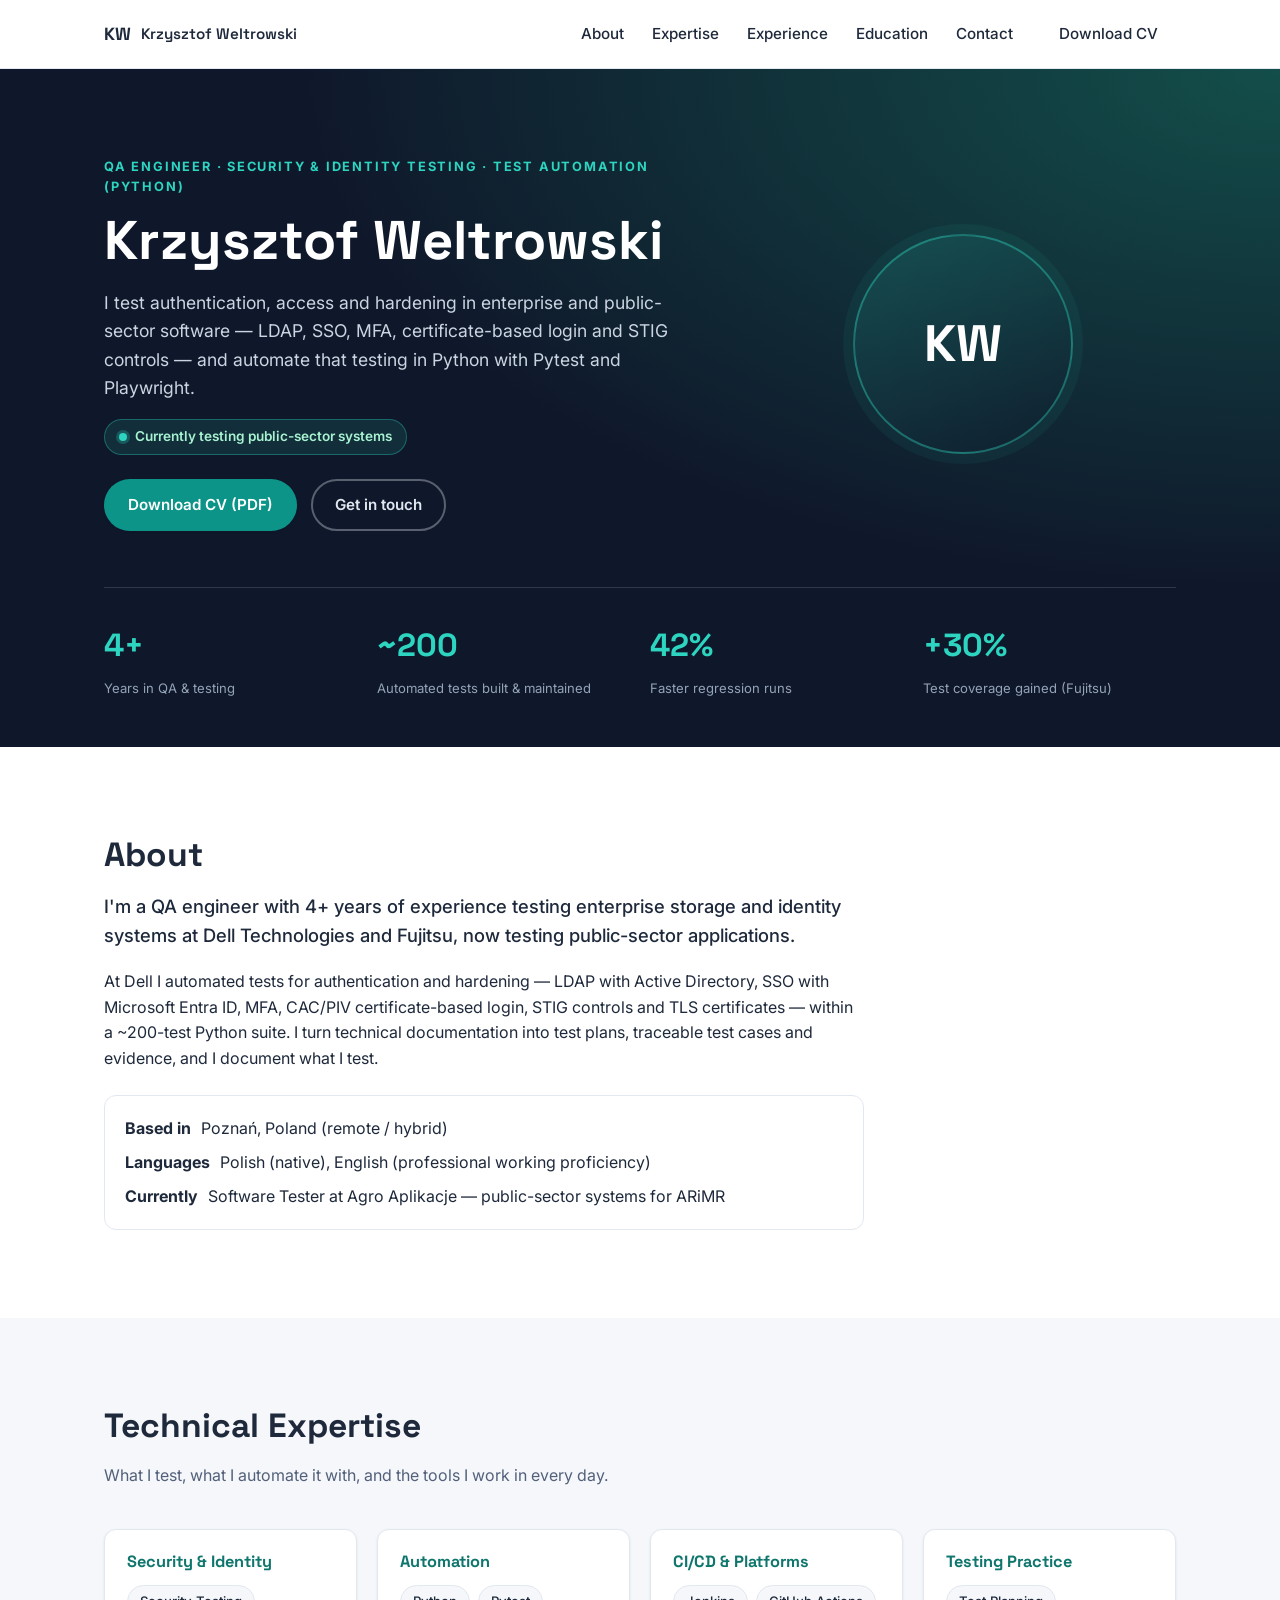
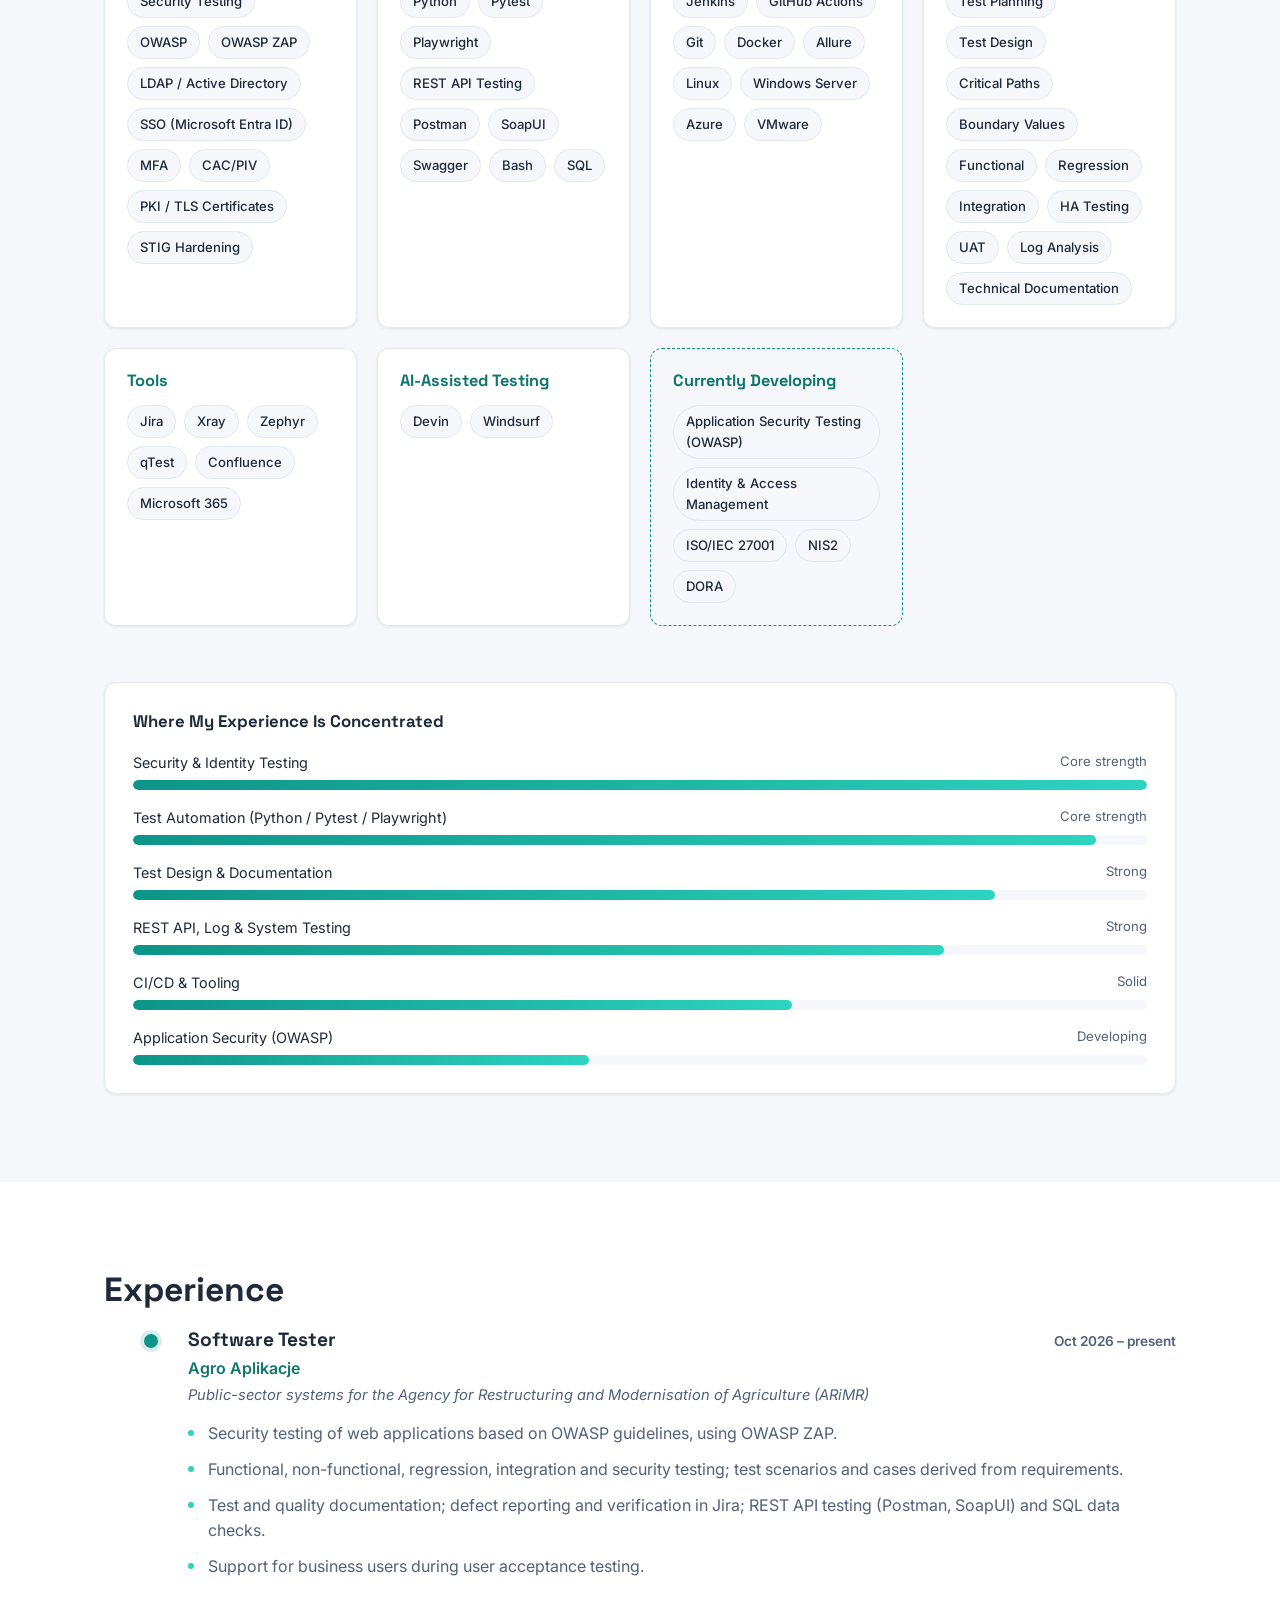
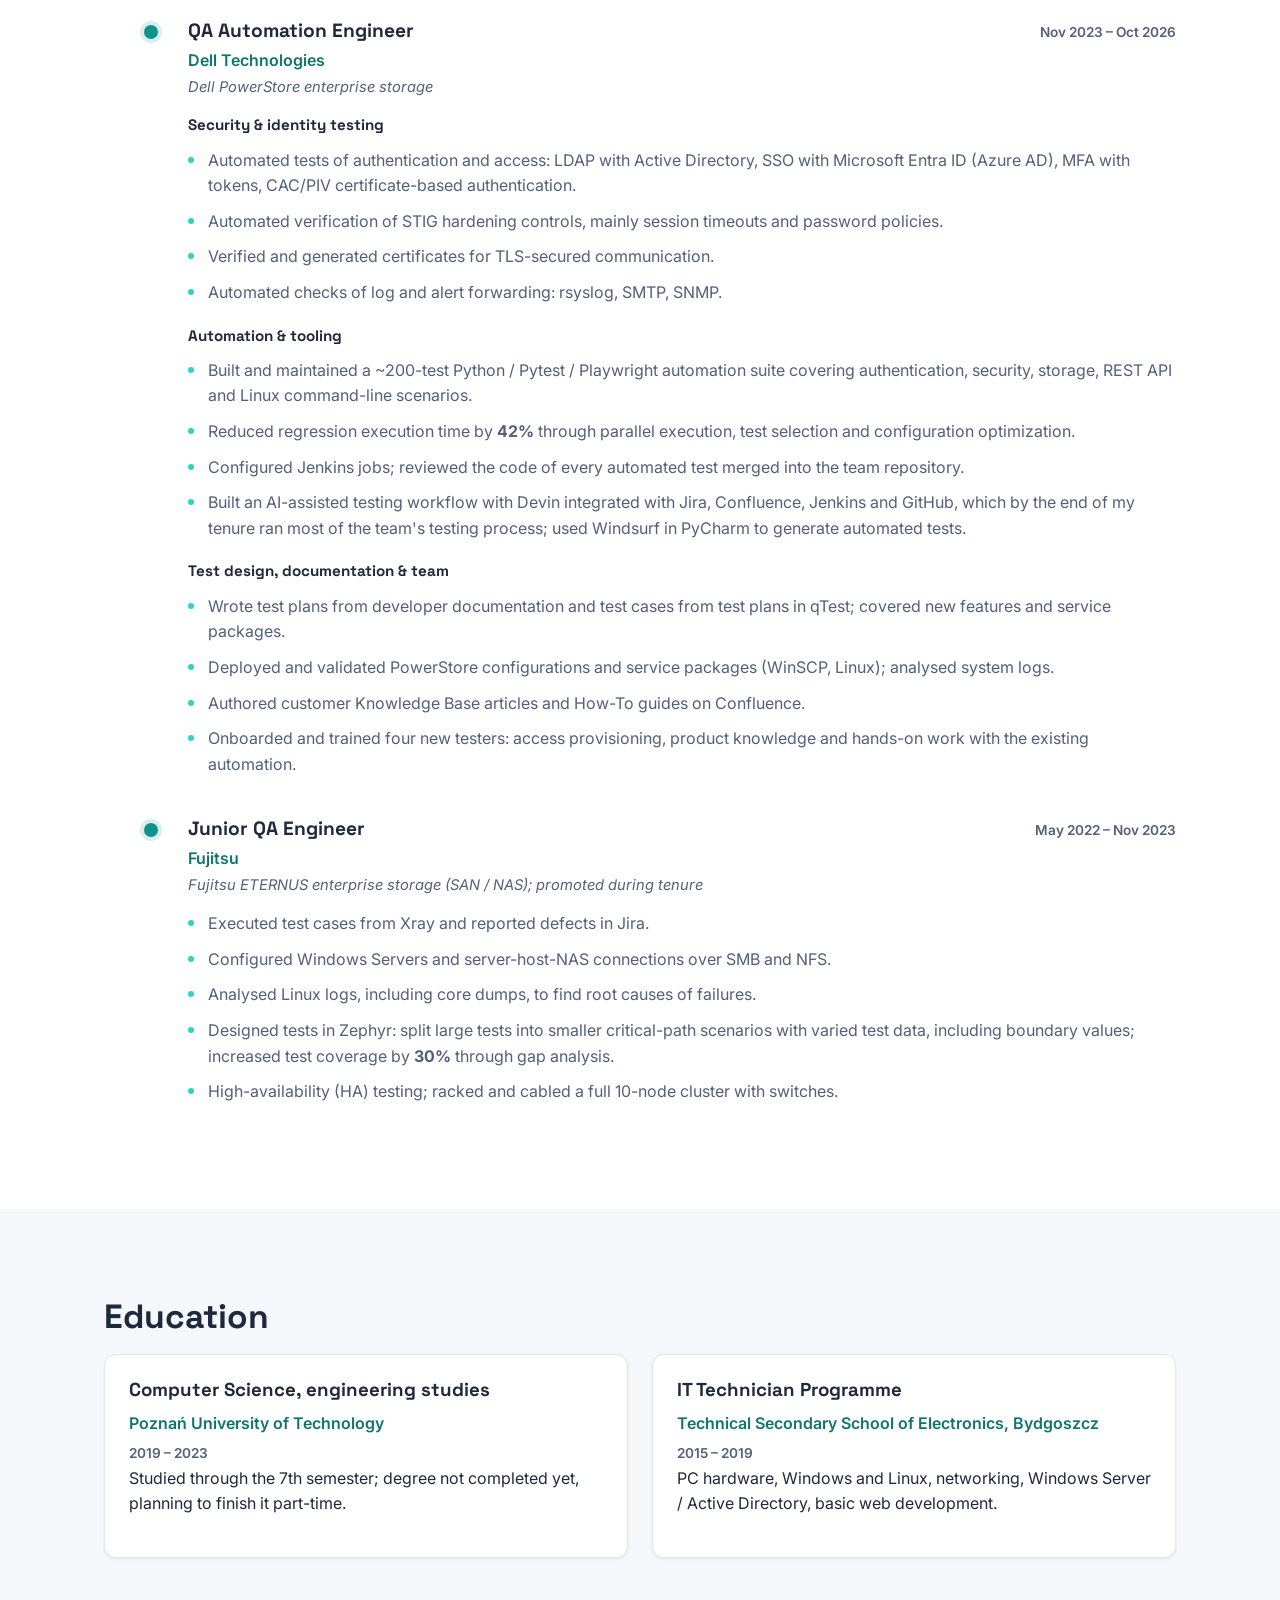
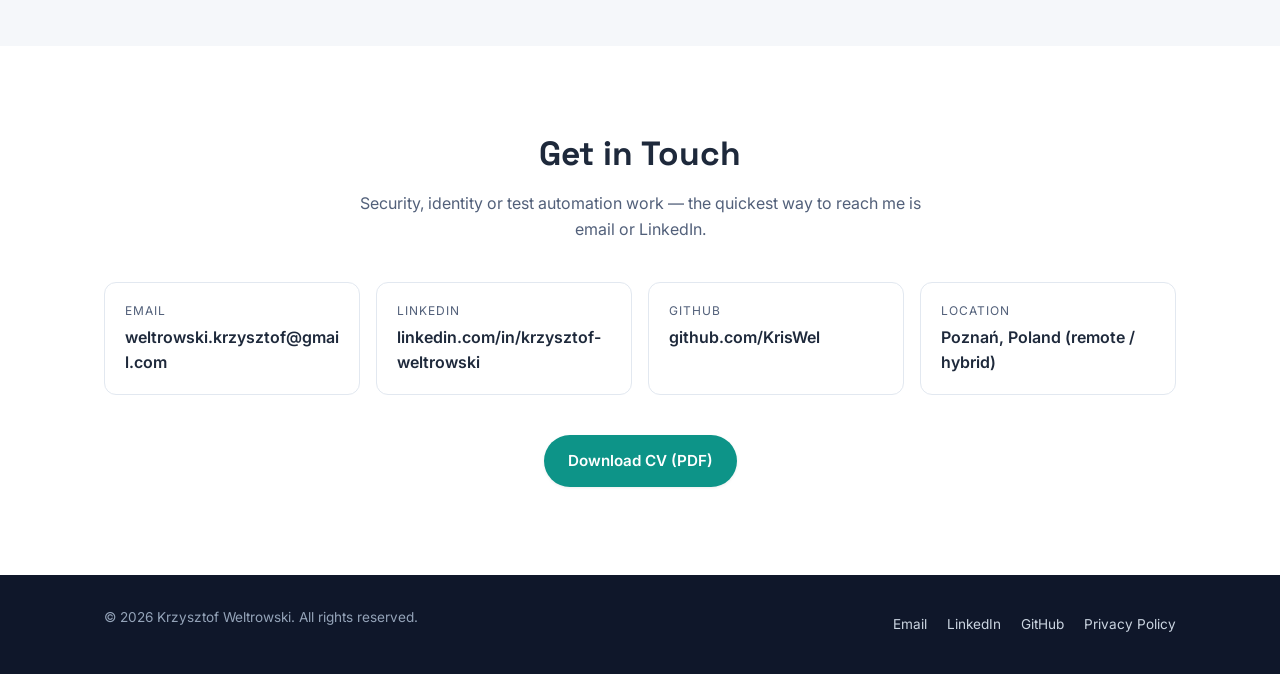
<file: index.html>
<!DOCTYPE html>
<html lang="en">
<head>
<meta charset="UTF-8">
<meta name="viewport" content="width=device-width, initial-scale=1.0">
<title>Krzysztof Weltrowski — QA Engineer | Security &amp; Identity Testing | Test Automation</title>
<meta name="description" content="Krzysztof Weltrowski is a QA engineer specializing in security and identity testing (LDAP, SSO, MFA, CAC/PIV, STIG) and Python test automation with Pytest and Playwright. Based in Poznań, Poland.">
<meta name="keywords" content="QA Engineer, Security Testing, Identity Testing, Test Automation, Python, Pytest, Playwright, OWASP, OWASP ZAP, LDAP, Active Directory, SSO, Microsoft Entra ID, MFA, CAC/PIV, STIG, REST API Testing, Software Tester, Poznań, Poland">
<meta name="author" content="Krzysztof Weltrowski">
<meta name="robots" content="index, follow">
<link rel="canonical" href="https://kriswel.github.io/My-Portfolio-site/">

<!-- Open Graph -->
<meta property="og:type" content="website">
<meta property="og:title" content="Krzysztof Weltrowski — QA Engineer | Security &amp; Identity Testing">
<meta property="og:description" content="QA engineer specializing in security and identity testing and Python test automation (Pytest, Playwright).">
<meta property="og:url" content="https://kriswel.github.io/My-Portfolio-site/">
<meta property="og:site_name" content="Krzysztof Weltrowski — Portfolio">
<meta property="og:locale" content="en_US">

<!-- Twitter -->
<meta name="twitter:card" content="summary">
<meta name="twitter:title" content="Krzysztof Weltrowski — QA Engineer | Security &amp; Identity Testing">
<meta name="twitter:description" content="QA engineer specializing in security and identity testing and Python test automation (Pytest, Playwright).">

<link rel="icon" type="image/svg+xml" href="assets/img/favicon.svg">
<link rel="preconnect" href="https://fonts.googleapis.com">
<link rel="preconnect" href="https://fonts.gstatic.com" crossorigin>
<link href="https://fonts.googleapis.com/css2?family=Space+Grotesk:wght@500;600;700&family=Inter:wght@400;500;600;700&display=swap" rel="stylesheet">
<link rel="stylesheet" href="assets/css/styles.css">

<!--
  GOOGLE ADSENSE — head script (disabled until you have an approved publisher account)
  Once approved, uncomment and replace ca-pub-XXXXXXXXXXXXXXXX with your real Publisher ID,
  then see README.md for the matching per-slot snippets and the EU consent requirement.

  <script async src="https://pagead2.googlesyndication.com/pagead/js/adsbygoogle.js?client=ca-pub-XXXXXXXXXXXXXXXX" crossorigin="anonymous"></script>
-->

<!-- Structured data for search engines / ATS-style parsers -->
<script type="application/ld+json">
{
  "@context": "https://schema.org",
  "@type": "Person",
  "name": "Krzysztof Weltrowski",
  "jobTitle": "QA Engineer",
  "worksFor": { "@type": "Organization", "name": "Agro Aplikacje" },
  "url": "https://kriswel.github.io/My-Portfolio-site/",
  "email": "mailto:weltrowski.krzysztof@gmail.com",
  "address": {
    "@type": "PostalAddress",
    "addressLocality": "Poznań",
    "addressCountry": "PL"
  },
  "sameAs": [
    "https://linkedin.com/in/krzysztof-weltrowski",
    "https://github.com/KrisWel"
  ],
  "knowsAbout": ["Security Testing", "Identity Testing", "OWASP", "LDAP", "Active Directory", "SSO", "Microsoft Entra ID", "MFA", "CAC/PIV", "STIG", "Test Automation", "Python", "Pytest", "Playwright", "REST API Testing", "Jenkins"],
  "alumniOf": [
    { "@type": "CollegeOrUniversity", "name": "Poznań University of Technology" },
    { "@type": "EducationalOrganization", "name": "Technical Secondary School of Electronics, Bydgoszcz" }
  ]
}
</script>
</head>
<body>

<a class="skip-link" href="#main">Skip to content</a>

<header class="site-header" id="top">
  <div class="wrap header-inner">
    <a href="#top" class="brand">KW<span class="brand-full">Krzysztof Weltrowski</span></a>
    <nav class="nav" id="nav" aria-label="Primary">
      <a href="#about">About</a>
      <a href="#expertise">Expertise</a>
      <a href="#experience">Experience</a>
      <a href="#education">Education</a>
      <a href="#contact">Contact</a>
      <a href="assets/resume/krzysztof-weltrowski-resume.pdf" class="btn btn-small" download="Krzysztof_Weltrowski_CV_EN.pdf">Download CV</a>
    </nav>
    <button class="nav-toggle" id="navToggle" aria-expanded="false" aria-controls="nav" aria-label="Toggle navigation menu">
      <span></span><span></span><span></span>
    </button>
  </div>
</header>

<main id="main">

  <!-- HERO -->
  <section class="hero">
    <div class="wrap hero-inner">
      <div class="hero-copy reveal">
        <p class="eyebrow">QA Engineer · Security &amp; Identity Testing · Test Automation (Python)</p>
        <h1>Krzysztof Weltrowski</h1>
        <p class="hero-lede">
          I test authentication, access and hardening in enterprise and public-sector
          software — LDAP, SSO, MFA, certificate-based login and STIG controls — and
          automate that testing in Python with Pytest and Playwright.
        </p>
        <p class="availability-badge"><span class="dot"></span> Currently testing public-sector systems</p>
        <div class="hero-actions">
          <a href="assets/resume/krzysztof-weltrowski-resume.pdf" class="btn btn-primary" download="Krzysztof_Weltrowski_CV_EN.pdf">Download CV (PDF)</a>
          <a href="#contact" class="btn btn-ghost">Get in touch</a>
        </div>
      </div>
      <div class="hero-figure reveal" aria-hidden="true">
        <div class="avatar-ring">
          <span>KW</span>
        </div>
      </div>
    </div>

    <div class="wrap">
      <dl class="stat-row reveal">
        <div class="stat">
          <dt>Years in QA &amp; testing</dt>
          <dd>4+</dd>
        </div>
        <div class="stat">
          <dt>Automated tests built &amp; maintained</dt>
          <dd>~200</dd>
        </div>
        <div class="stat">
          <dt>Faster regression runs</dt>
          <dd>42%</dd>
        </div>
        <div class="stat">
          <dt>Test coverage gained (Fujitsu)</dt>
          <dd>+30%</dd>
        </div>
      </dl>
    </div>
  </section>

  <!-- AD SLOT 1 (banner) — disabled. To enable: delete this line and the closing line below, then fill in your AdSense IDs (see README).
  <div class="wrap">
    <div class="ad-slot ad-slot--banner">
      <span class="ad-slot__label">Advertisement</span>
      <ins class="adsbygoogle"
           style="display:block"
           data-ad-client="ca-pub-XXXXXXXXXXXXXXXX"
           data-ad-slot="XXXXXXXXXX"
           data-ad-format="auto"
           data-full-width-responsive="true"></ins>
      <script>(adsbygoogle = window.adsbygoogle || []).push({});</script>
    </div>
  </div>
  END AD SLOT 1 -->

  <!-- ABOUT -->
  <section class="section" id="about">
    <div class="wrap">
      <h2 class="section-title reveal">About</h2>
      <div class="about-grid reveal">
        <p class="about-lede">
          I'm a QA engineer with 4+ years of experience testing enterprise storage and
          identity systems at Dell Technologies and Fujitsu, now testing public-sector
          applications.
        </p>
        <p>
          At Dell I automated tests for authentication and hardening — LDAP with Active
          Directory, SSO with Microsoft Entra ID, MFA, CAC/PIV certificate-based login,
          STIG controls and TLS certificates — within a ~200-test Python suite. I turn
          technical documentation into test plans, traceable test cases and evidence,
          and I document what I test.
        </p>
        <ul class="about-facts">
          <li><strong>Based in</strong> Poznań, Poland (remote / hybrid)</li>
          <li><strong>Languages</strong> Polish (native), English (professional working proficiency)</li>
          <li><strong>Currently</strong> Software Tester at Agro Aplikacje — public-sector systems for ARiMR</li>
        </ul>
      </div>
    </div>
  </section>

  <!-- EXPERTISE -->
  <section class="section section-alt" id="expertise">
    <div class="wrap">
      <h2 class="section-title reveal">Technical Expertise</h2>
      <p class="section-subtitle reveal">What I test, what I automate it with, and the tools I work in every day.</p>

      <div class="skill-grid reveal">
        <article class="skill-card">
          <h3>Security &amp; Identity</h3>
          <ul class="tag-list">
            <li>Security Testing</li><li>OWASP</li><li>OWASP ZAP</li>
            <li>LDAP / Active Directory</li><li>SSO (Microsoft Entra ID)</li><li>MFA</li>
            <li>CAC/PIV</li><li>PKI / TLS Certificates</li><li>STIG Hardening</li>
          </ul>
        </article>
        <article class="skill-card">
          <h3>Automation</h3>
          <ul class="tag-list">
            <li>Python</li><li>Pytest</li><li>Playwright</li><li>REST API Testing</li>
            <li>Postman</li><li>SoapUI</li><li>Swagger</li><li>Bash</li><li>SQL</li>
          </ul>
        </article>
        <article class="skill-card">
          <h3>CI/CD &amp; Platforms</h3>
          <ul class="tag-list">
            <li>Jenkins</li><li>GitHub Actions</li><li>Git</li><li>Docker</li><li>Allure</li>
            <li>Linux</li><li>Windows Server</li><li>Azure</li><li>VMware</li>
          </ul>
        </article>
        <article class="skill-card">
          <h3>Testing Practice</h3>
          <ul class="tag-list">
            <li>Test Planning</li><li>Test Design</li><li>Critical Paths</li><li>Boundary Values</li>
            <li>Functional</li><li>Regression</li><li>Integration</li><li>HA Testing</li>
            <li>UAT</li><li>Log Analysis</li><li>Technical Documentation</li>
          </ul>
        </article>
        <article class="skill-card">
          <h3>Tools</h3>
          <ul class="tag-list">
            <li>Jira</li><li>Xray</li><li>Zephyr</li><li>qTest</li><li>Confluence</li><li>Microsoft 365</li>
          </ul>
        </article>
        <article class="skill-card">
          <h3>AI-Assisted Testing</h3>
          <ul class="tag-list">
            <li>Devin</li><li>Windsurf</li>
          </ul>
        </article>
        <article class="skill-card skill-card--developing">
          <h3>Currently Developing</h3>
          <ul class="tag-list">
            <li>Application Security Testing (OWASP)</li><li>Identity &amp; Access Management</li>
            <li>ISO/IEC 27001</li><li>NIS2</li><li>DORA</li>
          </ul>
        </article>
      </div>

      <div class="focus-chart reveal">
        <h3>Where My Experience Is Concentrated</h3>
        <ul class="bar-list">
          <li>
            <div class="bar-label"><span>Security &amp; Identity Testing</span><em>Core strength</em></div>
            <div class="bar-track"><div class="bar-fill" style="--fill:100%"></div></div>
          </li>
          <li>
            <div class="bar-label"><span>Test Automation (Python / Pytest / Playwright)</span><em>Core strength</em></div>
            <div class="bar-track"><div class="bar-fill" style="--fill:95%"></div></div>
          </li>
          <li>
            <div class="bar-label"><span>Test Design &amp; Documentation</span><em>Strong</em></div>
            <div class="bar-track"><div class="bar-fill" style="--fill:85%"></div></div>
          </li>
          <li>
            <div class="bar-label"><span>REST API, Log &amp; System Testing</span><em>Strong</em></div>
            <div class="bar-track"><div class="bar-fill" style="--fill:80%"></div></div>
          </li>
          <li>
            <div class="bar-label"><span>CI/CD &amp; Tooling</span><em>Solid</em></div>
            <div class="bar-track"><div class="bar-fill" style="--fill:65%"></div></div>
          </li>
          <li>
            <div class="bar-label"><span>Application Security (OWASP)</span><em>Developing</em></div>
            <div class="bar-track"><div class="bar-fill" style="--fill:45%"></div></div>
          </li>
        </ul>
      </div>
    </div>
  </section>

  <!-- EXPERIENCE -->
  <section class="section" id="experience">
    <div class="wrap">
      <h2 class="section-title reveal">Experience</h2>

      <ol class="timeline reveal">
        <li class="timeline-item">
          <div class="timeline-marker"></div>
          <div class="timeline-content">
            <div class="timeline-head">
              <h3>Software Tester</h3>
              <span class="timeline-dates">Oct 2026 – present</span>
            </div>
            <p class="timeline-org">Agro Aplikacje</p>
            <p class="timeline-context">Public-sector systems for the Agency for Restructuring and Modernisation of Agriculture (ARiMR)</p>
            <ul>
              <li>Security testing of web applications based on OWASP guidelines, using OWASP ZAP.</li>
              <li>Functional, non-functional, regression, integration and security testing; test scenarios and cases derived from requirements.</li>
              <li>Test and quality documentation; defect reporting and verification in Jira; REST API testing (Postman, SoapUI) and SQL data checks.</li>
              <li>Support for business users during user acceptance testing.</li>
            </ul>
          </div>
        </li>

        <li class="timeline-item">
          <div class="timeline-marker"></div>
          <div class="timeline-content">
            <div class="timeline-head">
              <h3>QA Automation Engineer</h3>
              <span class="timeline-dates">Nov 2023 – Oct 2026</span>
            </div>
            <p class="timeline-org">Dell Technologies</p>
            <p class="timeline-context">Dell PowerStore enterprise storage</p>

            <h4 class="timeline-subhead">Security &amp; identity testing</h4>
            <ul>
              <li>Automated tests of authentication and access: LDAP with Active Directory, SSO with Microsoft Entra ID (Azure AD), MFA with tokens, CAC/PIV certificate-based authentication.</li>
              <li>Automated verification of STIG hardening controls, mainly session timeouts and password policies.</li>
              <li>Verified and generated certificates for TLS-secured communication.</li>
              <li>Automated checks of log and alert forwarding: rsyslog, SMTP, SNMP.</li>
            </ul>

            <h4 class="timeline-subhead">Automation &amp; tooling</h4>
            <ul>
              <li>Built and maintained a ~200-test Python / Pytest / Playwright automation suite covering authentication, security, storage, REST API and Linux command-line scenarios.</li>
              <li>Reduced regression execution time by <strong>42%</strong> through parallel execution, test selection and configuration optimization.</li>
              <li>Configured Jenkins jobs; reviewed the code of every automated test merged into the team repository.</li>
              <li>Built an AI-assisted testing workflow with Devin integrated with Jira, Confluence, Jenkins and GitHub, which by the end of my tenure ran most of the team's testing process; used Windsurf in PyCharm to generate automated tests.</li>
            </ul>

            <h4 class="timeline-subhead">Test design, documentation &amp; team</h4>
            <ul>
              <li>Wrote test plans from developer documentation and test cases from test plans in qTest; covered new features and service packages.</li>
              <li>Deployed and validated PowerStore configurations and service packages (WinSCP, Linux); analysed system logs.</li>
              <li>Authored customer Knowledge Base articles and How-To guides on Confluence.</li>
              <li>Onboarded and trained four new testers: access provisioning, product knowledge and hands-on work with the existing automation.</li>
            </ul>
          </div>
        </li>

        <li class="timeline-item">
          <div class="timeline-marker"></div>
          <div class="timeline-content">
            <div class="timeline-head">
              <h3>Junior QA Engineer</h3>
              <span class="timeline-dates">May 2022 – Nov 2023</span>
            </div>
            <p class="timeline-org">Fujitsu</p>
            <p class="timeline-context">Fujitsu ETERNUS enterprise storage (SAN / NAS); promoted during tenure</p>
            <ul>
              <li>Executed test cases from Xray and reported defects in Jira.</li>
              <li>Configured Windows Servers and server-host-NAS connections over SMB and NFS.</li>
              <li>Analysed Linux logs, including core dumps, to find root causes of failures.</li>
              <li>Designed tests in Zephyr: split large tests into smaller critical-path scenarios with varied test data, including boundary values; increased test coverage by <strong>30%</strong> through gap analysis.</li>
              <li>High-availability (HA) testing; racked and cabled a full 10-node cluster with switches.</li>
            </ul>
          </div>
        </li>
      </ol>
    </div>
  </section>

  <!-- AD SLOT 2 (in-content) — disabled. To enable: delete this line and the closing line below, then fill in your AdSense IDs (see README).
  <div class="wrap">
    <div class="ad-slot ad-slot--rect">
      <span class="ad-slot__label">Advertisement</span>
      <ins class="adsbygoogle"
           style="display:block"
           data-ad-client="ca-pub-XXXXXXXXXXXXXXXX"
           data-ad-slot="XXXXXXXXXX"
           data-ad-format="auto"
           data-full-width-responsive="true"></ins>
      <script>(adsbygoogle = window.adsbygoogle || []).push({});</script>
    </div>
  </div>
  END AD SLOT 2 -->

  <!-- EDUCATION -->
  <section class="section section-alt" id="education">
    <div class="wrap">
      <h2 class="section-title reveal">Education</h2>
      <div class="education-grid reveal">
        <article class="education-card">
          <h3>Computer Science, engineering studies</h3>
          <p class="education-org">Poznań University of Technology</p>
          <span class="timeline-dates">2019 – 2023</span>
          <p>Studied through the 7th semester; degree not completed yet, planning to finish it part-time.</p>
        </article>
        <article class="education-card">
          <h3>IT Technician Programme</h3>
          <p class="education-org">Technical Secondary School of Electronics, Bydgoszcz</p>
          <span class="timeline-dates">2015 – 2019</span>
          <p>PC hardware, Windows and Linux, networking, Windows Server / Active Directory, basic web development.</p>
        </article>
      </div>
    </div>
  </section>

  <!-- CONTACT -->
  <section class="section" id="contact">
    <div class="wrap contact-wrap">
      <h2 class="section-title reveal">Get in Touch</h2>
      <p class="section-subtitle reveal">
        Security, identity or test automation work — the quickest way to reach me is email or LinkedIn.
      </p>
      <div class="contact-grid reveal">
        <a class="contact-card" href="mailto:weltrowski.krzysztof@gmail.com">
          <span class="contact-label">Email</span>
          <span class="contact-value">weltrowski.krzysztof@gmail.com</span>
        </a>
        <a class="contact-card" href="https://linkedin.com/in/krzysztof-weltrowski" target="_blank" rel="noopener noreferrer">
          <span class="contact-label">LinkedIn</span>
          <span class="contact-value">linkedin.com/in/krzysztof-weltrowski</span>
        </a>
        <a class="contact-card" href="https://github.com/KrisWel" target="_blank" rel="noopener noreferrer">
          <span class="contact-label">GitHub</span>
          <span class="contact-value">github.com/KrisWel</span>
        </a>
        <div class="contact-card contact-card--static">
          <span class="contact-label">Location</span>
          <span class="contact-value">Poznań, Poland (remote / hybrid)</span>
        </div>
      </div>
      <a href="assets/resume/krzysztof-weltrowski-resume.pdf" class="btn btn-primary" download="Krzysztof_Weltrowski_CV_EN.pdf">Download CV (PDF)</a>
    </div>
  </section>

</main>

<footer class="site-footer">
  <div class="wrap footer-inner">
    <p>&copy; <span id="year"></span> Krzysztof Weltrowski. All rights reserved.</p>
    <nav class="footer-nav" aria-label="Footer">
      <a href="mailto:weltrowski.krzysztof@gmail.com">Email</a>
      <a href="https://linkedin.com/in/krzysztof-weltrowski" target="_blank" rel="noopener noreferrer">LinkedIn</a>
      <a href="https://github.com/KrisWel" target="_blank" rel="noopener noreferrer">GitHub</a>
      <a href="privacy.html">Privacy Policy</a>
    </nav>
  </div>
</footer>

<script src="assets/js/main.js"></script>
</body>
</html>
</file>
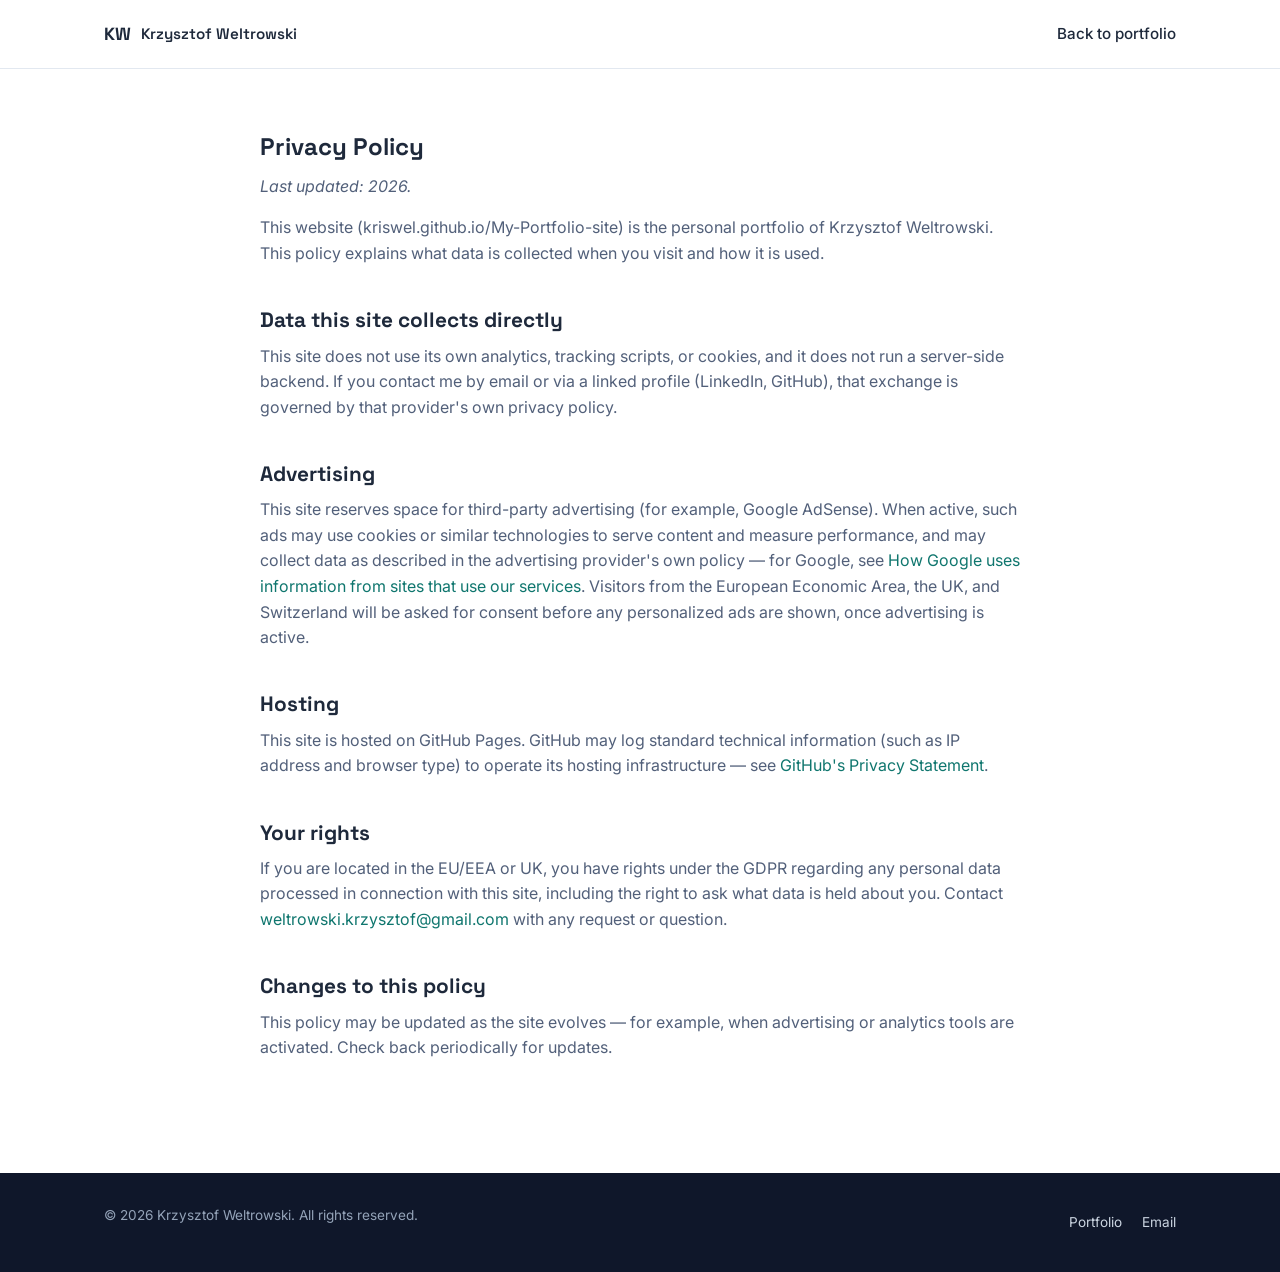
<file: privacy.html>
<!DOCTYPE html>
<html lang="en">
<head>
<meta charset="UTF-8">
<meta name="viewport" content="width=device-width, initial-scale=1.0">
<title>Privacy Policy — Krzysztof Weltrowski</title>
<meta name="robots" content="noindex, follow">
<link rel="icon" type="image/svg+xml" href="assets/img/favicon.svg">
<link href="https://fonts.googleapis.com/css2?family=Space+Grotesk:wght@600;700&family=Inter:wght@400;500;600&display=swap" rel="stylesheet">
<link rel="stylesheet" href="assets/css/styles.css">
<style>
  .legal { padding: 64px 0 96px; max-width: 760px; margin: 0 auto; }
  .legal h2 { margin-top: 2em; font-size: 1.3rem; }
  .legal p, .legal li { color: var(--color-text-muted); }
  .legal ul { list-style: disc; padding-left: 22px; margin-bottom: 1em; }
  .legal li { margin-bottom: 6px; }
</style>
</head>
<body>

<header class="site-header">
  <div class="wrap header-inner">
    <a href="index.html" class="brand">KW<span class="brand-full">Krzysztof Weltrowski</span></a>
    <nav class="nav" style="display:flex">
      <a href="index.html">Back to portfolio</a>
    </nav>
  </div>
</header>

<main class="wrap">
  <section class="legal">
    <h1>Privacy Policy</h1>
    <p><em>Last updated: 2026.</em></p>

    <p>
      This website (kriswel.github.io/My-Portfolio-site) is the personal portfolio of
      Krzysztof Weltrowski. This policy explains what data is collected when you visit
      and how it is used.
    </p>

    <h2>Data this site collects directly</h2>
    <p>
      This site does not use its own analytics, tracking scripts, or cookies, and it does
      not run a server-side backend. If you contact me by email or via a linked profile
      (LinkedIn, GitHub), that exchange is governed by that provider's own privacy policy.
    </p>

    <h2>Advertising</h2>
    <p>
      This site reserves space for third-party advertising (for example, Google AdSense).
      When active, such ads may use cookies or similar technologies to serve
      content and measure performance, and may collect data as described in the
      advertising provider's own policy — for Google, see
      <a href="https://policies.google.com/technologies/partner-sites" target="_blank" rel="noopener noreferrer">How Google uses information from sites that use our services</a>.
      Visitors from the European Economic Area, the UK, and Switzerland will be asked for
      consent before any personalized ads are shown, once advertising is active.
    </p>

    <h2>Hosting</h2>
    <p>
      This site is hosted on GitHub Pages. GitHub may log standard technical information
      (such as IP address and browser type) to operate its hosting infrastructure — see
      <a href="https://docs.github.com/en/site-policy/privacy-policies/github-general-privacy-statement" target="_blank" rel="noopener noreferrer">GitHub's Privacy Statement</a>.
    </p>

    <h2>Your rights</h2>
    <p>
      If you are located in the EU/EEA or UK, you have rights under the GDPR regarding any
      personal data processed in connection with this site, including the right to ask what
      data is held about you. Contact
      <a href="mailto:weltrowski.krzysztof@gmail.com">weltrowski.krzysztof@gmail.com</a>
      with any request or question.
    </p>

    <h2>Changes to this policy</h2>
    <p>
      This policy may be updated as the site evolves — for example, when advertising or
      analytics tools are activated. Check back periodically for updates.
    </p>
  </section>
</main>

<footer class="site-footer">
  <div class="wrap footer-inner">
    <p>&copy; <span id="year"></span> Krzysztof Weltrowski. All rights reserved.</p>
    <nav class="footer-nav">
      <a href="index.html">Portfolio</a>
      <a href="mailto:weltrowski.krzysztof@gmail.com">Email</a>
    </nav>
  </div>
</footer>

<script src="assets/js/main.js"></script>
</body>
</html>
</file>
<file: assets/css/styles.css>
/* ===== Design tokens ===== */
:root {
  --color-bg: #ffffff;
  --color-bg-alt: #f5f7fa;
  --color-bg-dark: #0f172a;
  --color-text: #1e293b;
  --color-text-muted: #52607a;
  --color-text-inverse: #e2e8f0;
  --color-border: #e2e8f0;
  --color-accent: #0d9488;
  --color-accent-light: #2dd4bf;
  --color-accent-dark: #0f766e;
  --font-heading: 'Space Grotesk', 'Segoe UI', sans-serif;
  --font-body: 'Inter', 'Segoe UI', sans-serif;
  --radius: 12px;
  --shadow-sm: 0 1px 3px rgba(15, 23, 42, 0.08);
  --shadow-md: 0 8px 24px rgba(15, 23, 42, 0.10);
  --max-width: 1120px;
}

@media (prefers-color-scheme: dark) {
  :root {
    --color-bg: #0b1220;
    --color-bg-alt: #111a2c;
    --color-text: #e2e8f0;
    --color-text-muted: #93a2bd;
    --color-border: #1f2c47;
  }
}

* { box-sizing: border-box; }
html { scroll-behavior: smooth; }
body {
  margin: 0;
  font-family: var(--font-body);
  color: var(--color-text);
  background: var(--color-bg);
  line-height: 1.6;
  -webkit-font-smoothing: antialiased;
}
h1, h2, h3 { font-family: var(--font-heading); line-height: 1.2; margin: 0 0 0.5em; }
p { margin: 0 0 1em; }
a { color: var(--color-accent-dark); text-decoration: none; }
a:hover { text-decoration: underline; }
ul { padding-left: 0; margin: 0; list-style: none; }
img { max-width: 100%; display: block; }

.wrap {
  max-width: var(--max-width);
  margin: 0 auto;
  padding: 0 24px;
}

.skip-link {
  position: absolute;
  left: -999px;
  top: 0;
  background: var(--color-accent);
  color: #fff;
  padding: 10px 16px;
  z-index: 200;
}
.skip-link:focus { left: 12px; top: 12px; }

/* ===== Buttons ===== */
.btn {
  display: inline-block;
  padding: 12px 22px;
  border-radius: 999px;
  font-weight: 600;
  font-size: 0.95rem;
  border: 2px solid transparent;
  transition: transform 0.15s ease, box-shadow 0.15s ease;
}
.btn:hover { text-decoration: none; transform: translateY(-1px); }
.btn-primary { background: var(--color-accent); color: #fff; box-shadow: var(--shadow-sm); }
.btn-primary:hover { background: var(--color-accent-dark); }
.btn-ghost { border-color: var(--color-border); color: var(--color-text); }
.btn-ghost:hover { border-color: var(--color-accent); color: var(--color-accent-dark); }
.btn-small { padding: 8px 16px; font-size: 0.85rem; }

/* ===== Header ===== */
.site-header {
  position: sticky;
  top: 0;
  z-index: 100;
  background: rgba(255, 255, 255, 0.85);
  backdrop-filter: blur(8px);
  border-bottom: 1px solid var(--color-border);
}
@media (prefers-color-scheme: dark) {
  .site-header { background: rgba(11, 18, 32, 0.85); }
}
.header-inner {
  display: flex;
  align-items: center;
  justify-content: space-between;
  height: 68px;
}
.brand {
  display: flex;
  align-items: center;
  gap: 10px;
  font-family: var(--font-heading);
  font-weight: 700;
  font-size: 1.1rem;
  color: var(--color-text);
}
.brand:hover { text-decoration: none; }
.brand-full { font-size: 0.95rem; font-weight: 600; }
.nav {
  display: flex;
  align-items: center;
  gap: 28px;
}
.nav a { color: var(--color-text); font-weight: 500; font-size: 0.95rem; }
.nav a:hover { color: var(--color-accent-dark); }

.nav-toggle {
  display: none;
  flex-direction: column;
  gap: 5px;
  background: none;
  border: none;
  cursor: pointer;
  padding: 8px;
}
.nav-toggle span {
  width: 24px;
  height: 2px;
  background: var(--color-text);
  display: block;
}

/* ===== Hero ===== */
.hero {
  background: radial-gradient(ellipse at top right, #134e4a 0%, var(--color-bg-dark) 55%);
  color: var(--color-text-inverse);
  padding: 88px 0 48px;
}
.hero-inner {
  display: grid;
  grid-template-columns: 1.4fr 1fr;
  gap: 48px;
  align-items: center;
}
.eyebrow {
  text-transform: uppercase;
  letter-spacing: 0.14em;
  font-size: 0.8rem;
  font-weight: 700;
  color: var(--color-accent-light);
  margin-bottom: 10px;
}
.hero h1 {
  font-size: clamp(2.2rem, 5vw, 3.4rem);
  color: #fff;
  margin-bottom: 16px;
}
.hero-lede {
  font-size: 1.1rem;
  color: #cbd5e1;
  max-width: 56ch;
}
.availability-badge {
  display: inline-flex;
  align-items: center;
  gap: 8px;
  font-size: 0.85rem;
  font-weight: 600;
  color: #a7f3d0;
  background: rgba(45, 212, 191, 0.12);
  border: 1px solid rgba(45, 212, 191, 0.35);
  padding: 6px 14px;
  border-radius: 999px;
  margin-bottom: 24px;
}
.availability-badge .dot {
  width: 8px;
  height: 8px;
  border-radius: 50%;
  background: #2dd4bf;
  box-shadow: 0 0 0 3px rgba(45, 212, 191, 0.25);
}
.hero-actions { display: flex; gap: 14px; flex-wrap: wrap; }
.hero-actions .btn-ghost { color: #e2e8f0; border-color: rgba(226,232,240,0.35); }
.hero-actions .btn-ghost:hover { border-color: var(--color-accent-light); color: var(--color-accent-light); }

.hero-figure { display: flex; justify-content: center; }
.avatar-ring {
  width: 220px;
  height: 220px;
  border-radius: 50%;
  display: flex;
  align-items: center;
  justify-content: center;
  background: linear-gradient(145deg, rgba(45,212,191,0.18), rgba(15,23,42,0.4));
  border: 2px solid rgba(45, 212, 191, 0.4);
  font-family: var(--font-heading);
  font-size: 3.2rem;
  font-weight: 700;
  color: #fff;
  box-shadow: 0 0 0 10px rgba(45,212,191,0.06);
}

.stat-row {
  margin: 56px 0 0;
  padding: 0;
  display: grid;
  grid-template-columns: repeat(4, 1fr);
  gap: 20px;
  border-top: 1px solid rgba(226,232,240,0.15);
  padding-top: 32px;
}
.stat { display: flex; flex-direction: column; gap: 6px; }
.stat dt { font-size: 0.82rem; color: #94a3b8; order: 2; }
.stat dd { margin: 0; font-family: var(--font-heading); font-size: 2rem; font-weight: 700; color: var(--color-accent-light); order: 1; }

/* ===== Ad slots ===== */
.ad-slot {
  margin: 40px auto;
  padding: 18px;
  border: 1px dashed var(--color-border);
  border-radius: var(--radius);
  background: var(--color-bg-alt);
  text-align: center;
  display: flex;
  flex-direction: column;
  align-items: center;
  gap: 10px;
}
.ad-slot__label {
  font-size: 0.7rem;
  text-transform: uppercase;
  letter-spacing: 0.12em;
  color: var(--color-text-muted);
}
.ad-slot__placeholder {
  width: 100%;
  max-width: 728px;
  min-height: 90px;
  display: flex;
  align-items: center;
  justify-content: center;
  color: var(--color-text-muted);
  font-size: 0.85rem;
  border-radius: 8px;
  background: repeating-linear-gradient(45deg, rgba(148,163,184,0.08), rgba(148,163,184,0.08) 10px, transparent 10px, transparent 20px);
}
.ad-slot--rect .ad-slot__placeholder { max-width: 336px; min-height: 280px; }

/* ===== Sections ===== */
.section { padding: 88px 0; }
.section-alt { background: var(--color-bg-alt); }
.section-title { font-size: clamp(1.6rem, 3vw, 2.1rem); }
.section-subtitle { color: var(--color-text-muted); max-width: 60ch; margin-bottom: 40px; }

/* About */
.about-grid { max-width: 760px; }
.about-lede { font-size: 1.15rem; font-weight: 500; }
.about-facts {
  margin-top: 24px;
  display: flex;
  flex-direction: column;
  gap: 8px;
  padding: 20px;
  background: var(--color-bg);
  border: 1px solid var(--color-border);
  border-radius: var(--radius);
}
.about-facts strong { color: var(--color-text); margin-right: 6px; }

/* Skills */
.skill-grid {
  display: grid;
  grid-template-columns: repeat(auto-fit, minmax(240px, 1fr));
  gap: 20px;
  margin-bottom: 56px;
}
.skill-card {
  background: var(--color-bg);
  border: 1px solid var(--color-border);
  border-radius: var(--radius);
  padding: 22px;
  box-shadow: var(--shadow-sm);
}
.skill-card h3 { font-size: 1.02rem; margin-bottom: 14px; color: var(--color-accent-dark); }
.skill-card--developing { border-style: dashed; border-color: var(--color-accent); box-shadow: none; background: transparent; }
.tag-list { display: flex; flex-wrap: wrap; gap: 8px; }
.tag-list li {
  font-size: 0.82rem;
  font-weight: 500;
  padding: 5px 12px;
  border-radius: 999px;
  background: var(--color-bg-alt);
  border: 1px solid var(--color-border);
  color: var(--color-text);
}

.focus-chart {
  background: var(--color-bg);
  border: 1px solid var(--color-border);
  border-radius: var(--radius);
  padding: 28px;
  box-shadow: var(--shadow-sm);
}
.focus-chart h3 { font-size: 1.05rem; margin-bottom: 20px; }
.bar-list { display: flex; flex-direction: column; gap: 16px; }
.bar-label { display: flex; justify-content: space-between; font-size: 0.9rem; margin-bottom: 6px; }
.bar-label em { font-style: normal; color: var(--color-text-muted); font-size: 0.82rem; }
.bar-track { height: 10px; border-radius: 999px; background: var(--color-bg-alt); overflow: hidden; }
.bar-fill {
  height: 100%;
  width: var(--fill);
  border-radius: 999px;
  background: linear-gradient(90deg, var(--color-accent), var(--color-accent-light));
  transform-origin: left;
  transform: scaleX(0);
  transition: transform 1s ease;
}
.reveal.in-view .bar-fill { transform: scaleX(1); }

/* Timeline */
.timeline { display: flex; flex-direction: column; gap: 40px; position: relative; }
.timeline-item { display: grid; grid-template-columns: 20px 1fr; gap: 24px; }
.timeline-marker {
  width: 14px; height: 14px; border-radius: 50%;
  background: var(--color-accent);
  margin-top: 6px;
  box-shadow: 0 0 0 4px rgba(13,148,136,0.15);
}
.timeline-head { display: flex; justify-content: space-between; align-items: baseline; flex-wrap: wrap; gap: 8px; }
.timeline-head h3 { margin-bottom: 0; font-size: 1.2rem; }
.timeline-dates { font-size: 0.85rem; color: var(--color-text-muted); font-weight: 600; }
.timeline-org { color: var(--color-accent-dark); font-weight: 600; margin: 4px 0 2px; }
.timeline-context { color: var(--color-text-muted); font-style: italic; font-size: 0.92rem; margin-bottom: 14px; }
.timeline-subhead {
  font-family: var(--font-heading);
  font-size: 0.95rem;
  color: var(--color-text);
  margin: 18px 0 10px;
}
.timeline-subhead:first-of-type { margin-top: 0; }
.timeline-content ul { display: flex; flex-direction: column; gap: 10px; }
.timeline-content li {
  position: relative;
  padding-left: 20px;
  color: var(--color-text-muted);
}
.timeline-content li::before {
  content: "";
  position: absolute;
  left: 0; top: 9px;
  width: 6px; height: 6px;
  border-radius: 50%;
  background: var(--color-accent-light);
}

/* Education */
.education-grid {
  display: grid;
  grid-template-columns: repeat(auto-fit, minmax(280px, 1fr));
  gap: 24px;
}
.education-card {
  background: var(--color-bg);
  border: 1px solid var(--color-border);
  border-radius: var(--radius);
  padding: 24px;
  box-shadow: var(--shadow-sm);
}
.education-org { color: var(--color-accent-dark); font-weight: 600; margin: 4px 0; }

/* Contact */
.contact-wrap { text-align: center; }
.contact-wrap .section-subtitle { margin-left: auto; margin-right: auto; }
.contact-grid {
  display: grid;
  grid-template-columns: repeat(auto-fit, minmax(220px, 1fr));
  gap: 16px;
  margin-bottom: 40px;
  text-align: left;
}
.contact-card {
  display: flex;
  flex-direction: column;
  gap: 4px;
  padding: 18px 20px;
  border: 1px solid var(--color-border);
  border-radius: var(--radius);
  background: var(--color-bg);
  color: var(--color-text);
  transition: border-color 0.15s ease, transform 0.15s ease;
}
.contact-card:hover { border-color: var(--color-accent); transform: translateY(-2px); text-decoration: none; }
.contact-card--static:hover { transform: none; border-color: var(--color-border); }
.contact-label { font-size: 0.75rem; text-transform: uppercase; letter-spacing: 0.08em; color: var(--color-text-muted); }
.contact-value { font-weight: 600; word-break: break-word; }

/* Footer */
.site-footer {
  background: var(--color-bg-dark);
  color: #94a3b8;
  padding: 32px 0;
}
.footer-inner {
  display: flex;
  justify-content: space-between;
  align-items: center;
  flex-wrap: wrap;
  gap: 16px;
  font-size: 0.85rem;
}
.footer-nav { display: flex; gap: 20px; }
.footer-nav a { color: #cbd5e1; }
.footer-nav a:hover { color: var(--color-accent-light); }

/* ===== Reveal animation ===== */
.reveal { opacity: 0; transform: translateY(16px); transition: opacity 0.6s ease, transform 0.6s ease; }
.reveal.in-view { opacity: 1; transform: translateY(0); }

/* ===== Responsive ===== */
@media (max-width: 860px) {
  .hero-inner { grid-template-columns: 1fr; text-align: center; }
  .hero-figure { order: -1; }
  .hero-lede { margin-left: auto; margin-right: auto; }
  .hero-actions { justify-content: center; }
  .stat-row { grid-template-columns: repeat(2, 1fr); }
}
@media (max-width: 720px) {
  .nav {
    position: absolute;
    top: 68px; left: 0; right: 0;
    background: var(--color-bg);
    border-bottom: 1px solid var(--color-border);
    flex-direction: column;
    align-items: flex-start;
    padding: 20px 24px;
    gap: 16px;
    display: none;
  }
  .nav.open { display: flex; }
  .nav-toggle { display: flex; }
  .brand-full { display: none; }
}
@media (max-width: 540px) {
  .stat-row { grid-template-columns: 1fr 1fr; }
  .timeline-item { grid-template-columns: 12px 1fr; gap: 14px; }
}

@media print {
  .site-header, .site-footer, .ad-slot, .hero-figure { display: none; }
}
</file>
